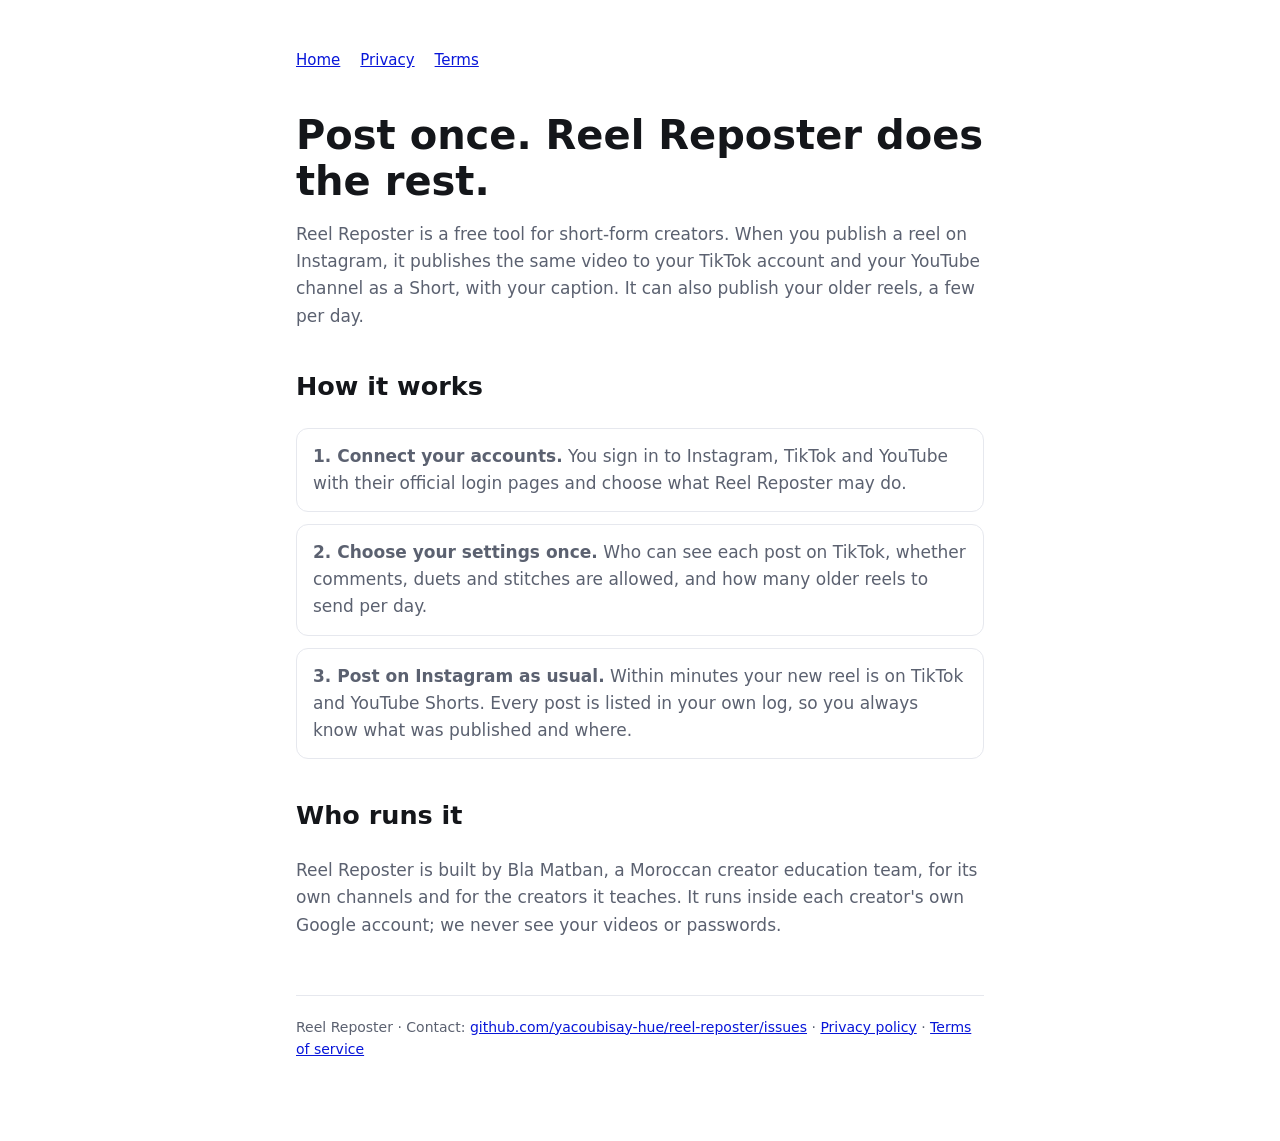
<file: index.html>
<!doctype html><html lang="en"><head><meta charset="utf-8"><meta name="viewport" content="width=device-width,initial-scale=1">
<title>Reel Reposter</title><meta name="description" content="Post a reel on Instagram once. Reel Reposter publishes it to TikTok and YouTube Shorts for you.">
<link rel="stylesheet" href="style.css"></head><body><main>
<nav><a href="./">Home</a><a href="privacy.html">Privacy</a><a href="terms.html">Terms</a></nav>
<h1>Post once. Reel Reposter does the rest.</h1>
<p>Reel Reposter is a free tool for short-form creators. When you publish a reel on Instagram, it publishes the same video to your TikTok account and your YouTube channel as a Short, with your caption. It can also publish your older reels, a few per day.</p>
<h2>How it works</h2>
<ol class="steps">
<li><strong>1. Connect your accounts.</strong> You sign in to Instagram, TikTok and YouTube with their official login pages and choose what Reel Reposter may do.</li>
<li><strong>2. Choose your settings once.</strong> Who can see each post on TikTok, whether comments, duets and stitches are allowed, and how many older reels to send per day.</li>
<li><strong>3. Post on Instagram as usual.</strong> Within minutes your new reel is on TikTok and YouTube Shorts. Every post is listed in your own log, so you always know what was published and where.</li>
</ol>
<h2>Who runs it</h2>
<p>Reel Reposter is built by Bla Matban, a Moroccan creator education team, for its own channels and for the creators it teaches. It runs inside each creator's own Google account; we never see your videos or passwords.</p>
<footer>Reel Reposter &middot; Contact: <a href="https://github.com/yacoubisay-hue/reel-reposter/issues">github.com/yacoubisay-hue/reel-reposter/issues</a> &middot; <a href="privacy.html">Privacy policy</a> &middot; <a href="terms.html">Terms of service</a></footer>
</main></body></html>
</file>
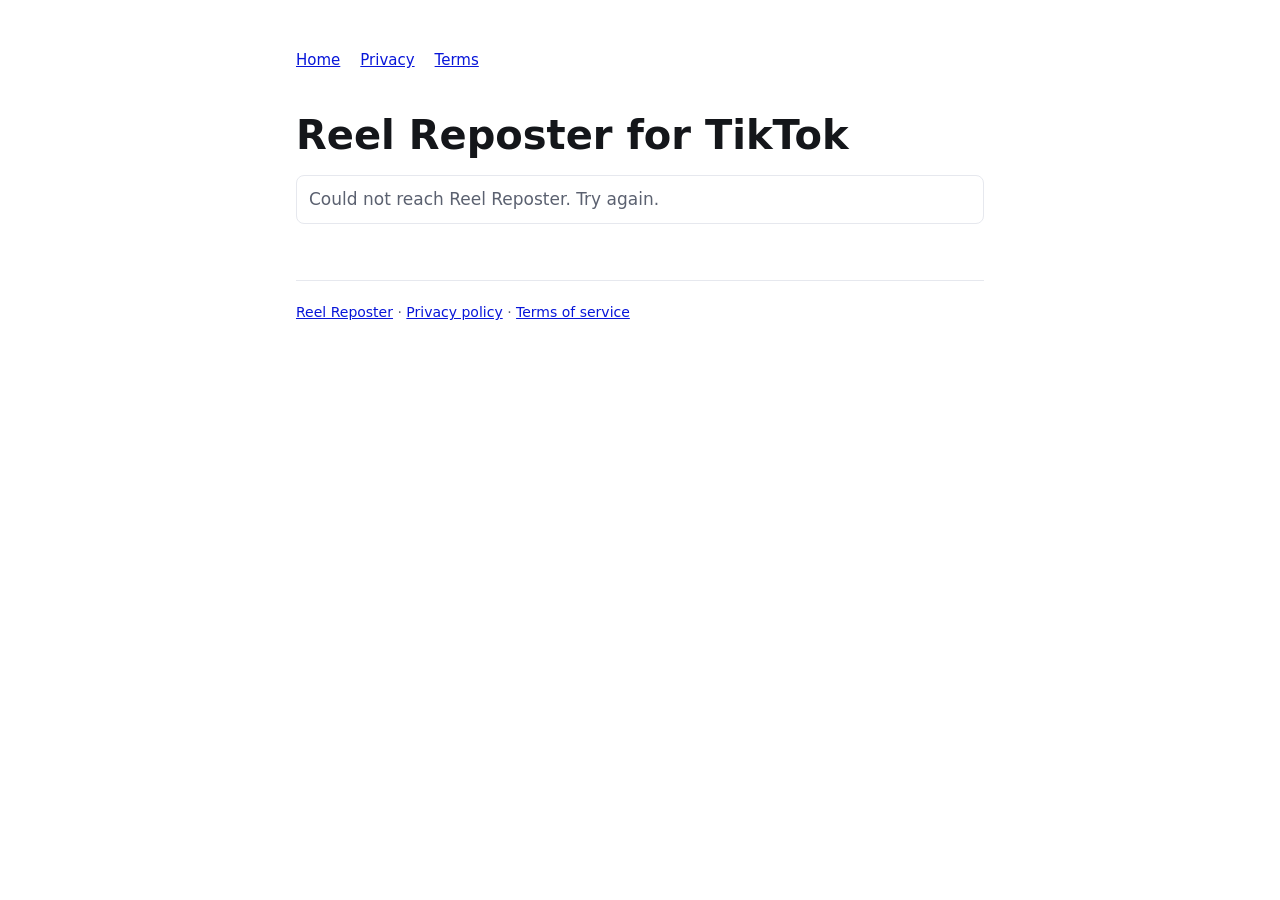
<file: callback.html>
<!doctype html><html lang="en"><head><meta charset="utf-8"><meta name="viewport" content="width=device-width,initial-scale=1">
<title>Reel Reposter TikTok</title><link rel="stylesheet" href="style.css"></head><body><main>
<h1>Connecting your TikTok account...</h1>
<script>
// TikTok sends the user back here after "Authorize"; the settings page finishes the connection.
location.replace('tiktok.html' + location.search);
</script>
</main></body></html>
</file>
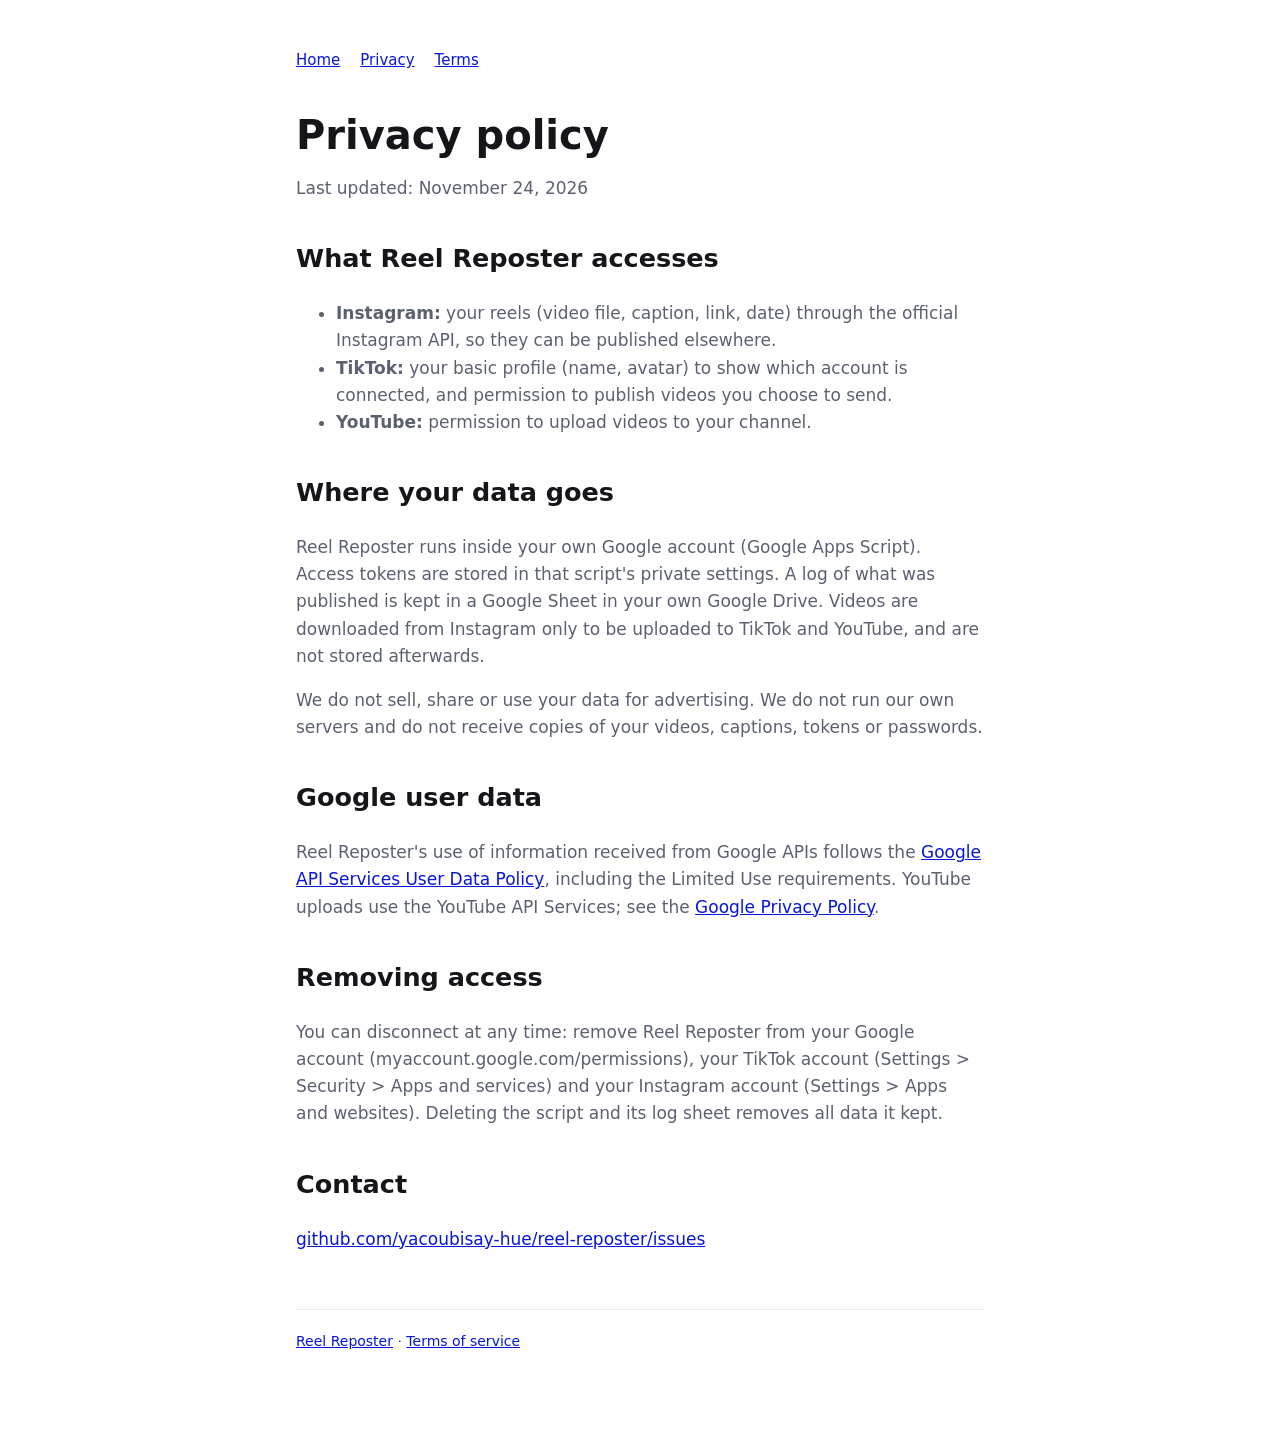
<file: privacy.html>
<!doctype html><html lang="en"><head><meta charset="utf-8"><meta name="viewport" content="width=device-width,initial-scale=1">
<title>Reel Reposter Privacy</title><link rel="stylesheet" href="style.css"></head><body><main>
<nav><a href="./">Home</a><a href="privacy.html">Privacy</a><a href="terms.html">Terms</a></nav>
<h1>Privacy policy</h1><p>Last updated: November 24, 2026</p>
<h2>What Reel Reposter accesses</h2>
<ul>
<li><strong>Instagram:</strong> your reels (video file, caption, link, date) through the official Instagram API, so they can be published elsewhere.</li>
<li><strong>TikTok:</strong> your basic profile (name, avatar) to show which account is connected, and permission to publish videos you choose to send.</li>
<li><strong>YouTube:</strong> permission to upload videos to your channel.</li>
</ul>
<h2>Where your data goes</h2>
<p>Reel Reposter runs inside your own Google account (Google Apps Script). Access tokens are stored in that script's private settings. A log of what was published is kept in a Google Sheet in your own Google Drive. Videos are downloaded from Instagram only to be uploaded to TikTok and YouTube, and are not stored afterwards.</p>
<p>We do not sell, share or use your data for advertising. We do not run our own servers and do not receive copies of your videos, captions, tokens or passwords.</p>
<h2>Google user data</h2>
<p>Reel Reposter's use of information received from Google APIs follows the <a href="https://developers.google.com/terms/api-services-user-data-policy">Google API Services User Data Policy</a>, including the Limited Use requirements. YouTube uploads use the YouTube API Services; see the <a href="https://policies.google.com/privacy">Google Privacy Policy</a>.</p>
<h2>Removing access</h2>
<p>You can disconnect at any time: remove Reel Reposter from your Google account (myaccount.google.com/permissions), your TikTok account (Settings &gt; Security &gt; Apps and services) and your Instagram account (Settings &gt; Apps and websites). Deleting the script and its log sheet removes all data it kept.</p>
<h2>Contact</h2><p><a href="https://github.com/yacoubisay-hue/reel-reposter/issues">github.com/yacoubisay-hue/reel-reposter/issues</a></p>
<footer><a href="./">Reel Reposter</a> &middot; <a href="terms.html">Terms of service</a></footer>
</main></body></html>
</file>
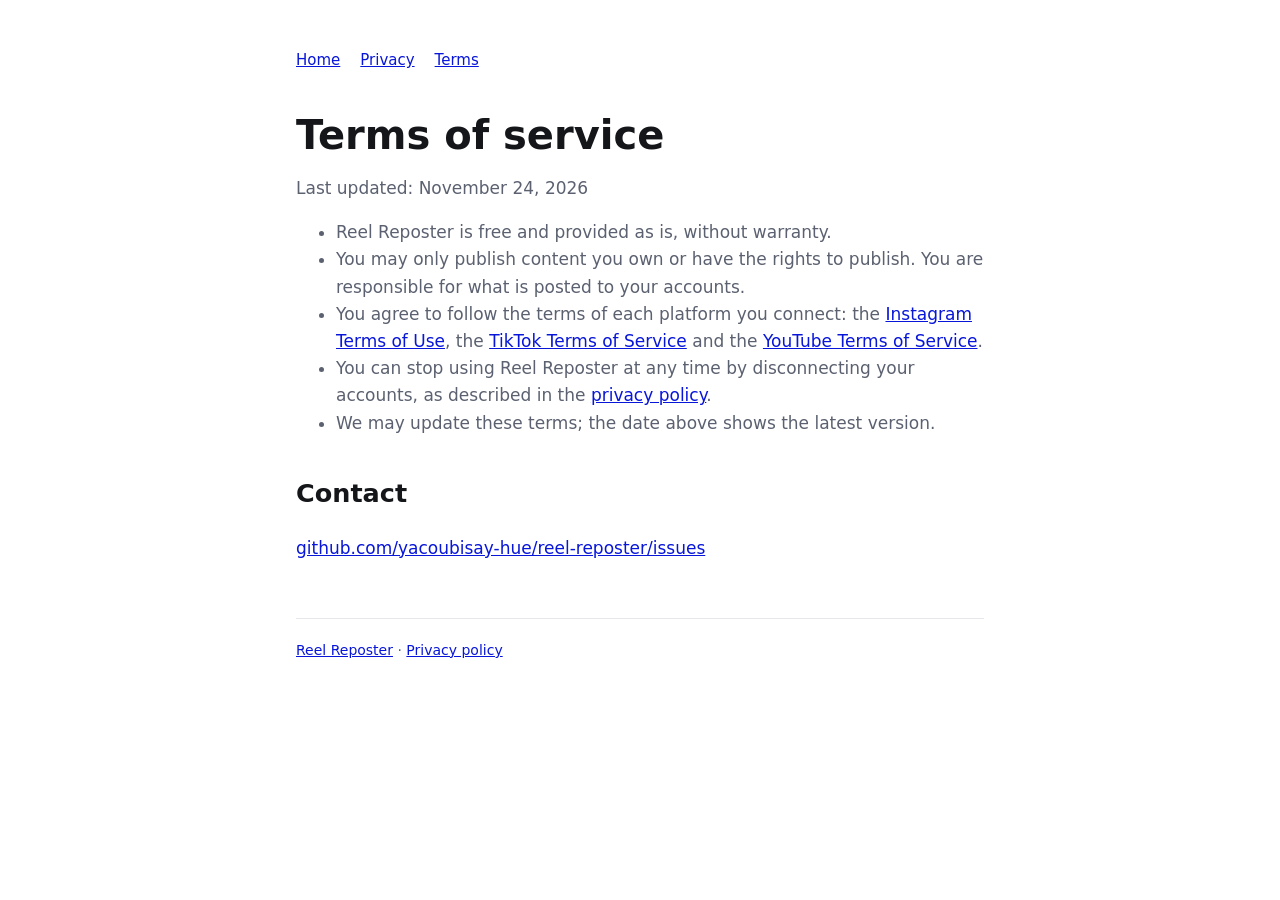
<file: terms.html>
<!doctype html><html lang="en"><head><meta charset="utf-8"><meta name="viewport" content="width=device-width,initial-scale=1">
<title>Reel Reposter Terms</title><link rel="stylesheet" href="style.css"></head><body><main>
<nav><a href="./">Home</a><a href="privacy.html">Privacy</a><a href="terms.html">Terms</a></nav>
<h1>Terms of service</h1><p>Last updated: November 24, 2026</p>
<ul>
<li>Reel Reposter is free and provided as is, without warranty.</li>
<li>You may only publish content you own or have the rights to publish. You are responsible for what is posted to your accounts.</li>
<li>You agree to follow the terms of each platform you connect: the <a href="https://help.instagram.com/581066165581870">Instagram Terms of Use</a>, the <a href="https://www.tiktok.com/legal/terms-of-service">TikTok Terms of Service</a> and the <a href="https://www.youtube.com/t/terms">YouTube Terms of Service</a>.</li>
<li>You can stop using Reel Reposter at any time by disconnecting your accounts, as described in the <a href="privacy.html">privacy policy</a>.</li>
<li>We may update these terms; the date above shows the latest version.</li>
</ul>
<h2>Contact</h2><p><a href="https://github.com/yacoubisay-hue/reel-reposter/issues">github.com/yacoubisay-hue/reel-reposter/issues</a></p>
<footer><a href="./">Reel Reposter</a> &middot; <a href="privacy.html">Privacy policy</a></footer>
</main></body></html>
</file>
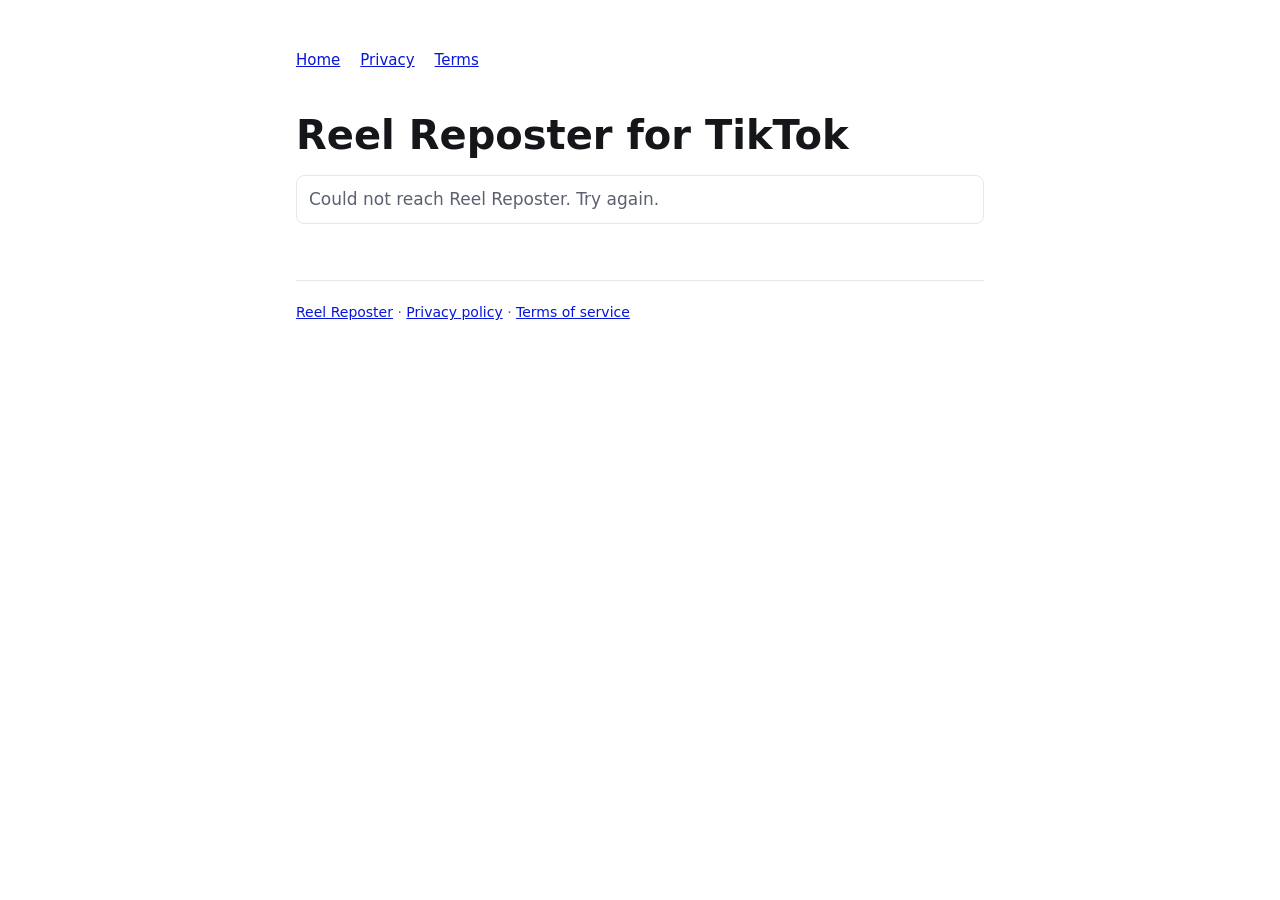
<file: tiktok.html>
<!doctype html><html lang="en"><head><meta charset="utf-8"><meta name="viewport" content="width=device-width,initial-scale=1">
<title>Reel Reposter TikTok</title><link rel="stylesheet" href="style.css">
<style>
.btn{display:inline-block;background:#fe2c55;color:#fff;border:0;border-radius:8px;padding:12px 18px;font-size:16px;text-decoration:none;cursor:pointer}
label{display:block;margin:12px 0}select{display:block;margin-top:6px;padding:8px;font-size:16px;width:100%}
.row{display:flex;gap:8px;align-items:flex-start}.small{font-size:14px}
.msg{border:1px solid var(--line);padding:10px 12px;border-radius:8px}.acct{display:flex;gap:12px;align-items:center;margin:16px 0}
.acct img{width:56px;height:56px;border-radius:50%}
</style></head><body><main>
<nav><a href="./">Home</a><a href="privacy.html">Privacy</a><a href="terms.html">Terms</a></nav>
<h1>Reel Reposter for TikTok</h1>
<p id="msg" class="msg" hidden></p>
<p id="loading">Loading...</p>

<section id="connect" hidden>
  <p>Connect your TikTok account. Each new reel you post on Instagram will then be posted to it, with your caption.</p>
  <a id="connectBtn" class="btn" href="#" hidden>Continue with TikTok</a>
  <p id="connectLocked" class="small" hidden>Open this page from Reel Reposter to connect an account.</p>
</section>

<form id="settings" hidden>
  <div class="acct"><img id="avatar" alt=""><div><b id="nick"></b><br><span id="user" class="small"></span></div></div>
  <label>Who can see your reposts
    <select id="privacy" required><option value="">Choose...</option></select></label>
  <p class="small">Allow viewers to:</p>
  <label class="row"><input type="checkbox" id="comment"> Comment <span id="comment_off" class="small" hidden>(turned off in your TikTok settings)</span></label>
  <label class="row"><input type="checkbox" id="duet"> Duet <span id="duet_off" class="small" hidden>(turned off in your TikTok settings)</span></label>
  <label class="row"><input type="checkbox" id="stitch"> Stitch <span id="stitch_off" class="small" hidden>(turned off in your TikTok settings)</span></label>
  <p class="small">Content disclosure:</p>
  <label class="row"><input type="checkbox" id="yourBrand"> Promotes my own brand, product or service. TikTok labels it "Promotional content".</label>
  <label class="row"><input type="checkbox" id="branded"> Promotes a third party. TikTok labels it "Paid partnership".</label>
  <label class="row"><input type="checkbox" id="consent"> Post each new reel from my Instagram to this TikTok account automatically, with these settings.</label>
  <p class="small">By saving, you agree to TikTok's <a target="_blank" href="https://www.tiktok.com/legal/page/global/music-usage-confirmation/en">Music Usage Confirmation</a>
    and, for branded content, the <a target="_blank" href="https://www.tiktok.com/legal/page/global/bc-policy/en">Branded Content Policy</a>.
    After posting, it can take a few minutes for the video to appear on your profile.</p>
  <button id="save" class="btn" type="submit">Save settings</button>
  <p id="locked" class="small" hidden>Settings are locked. Open this page from Reel Reposter to change them.</p>
</form>

<footer><a href="./">Reel Reposter</a> &middot; <a href="privacy.html">Privacy policy</a> &middot; <a href="terms.html">Terms of service</a></footer>
</main>
<script>
// Talks to the Reel Reposter app (Google Apps Script). Only text is inserted into the page, never HTML.
var API = 'https://script.google.com/macros/s/AKfycby2L1-VrPRSZCeUgDJ4Hz9Yb_ojQyIGUlmCUTvjQC8R_VDCqqHBxE96YmRL9SRnQDWS/exec';
var LABEL = { PUBLIC_TO_EVERYONE: 'Everyone', MUTUAL_FOLLOW_FRIENDS: 'Friends', FOLLOWER_OF_CREATOR: 'Followers', SELF_ONLY: 'Only me' };
var BOXES = ['comment', 'duet', 'stitch', 'yourBrand', 'branded', 'consent'];
function $(id) { return document.getElementById(id); }
function say(m) { $('msg').hidden = !m; $('msg').textContent = m || ''; }
function get(params) {
  return fetch(API + '?' + new URLSearchParams(params), { credentials: 'omit' }).then(function (r) { return r.json(); });
}
function post(body) {
  return fetch(API, { method: 'POST', credentials: 'omit', headers: { 'Content-Type': 'text/plain;charset=utf-8' },
    body: JSON.stringify(body) }).then(function (r) { return r.json(); });
}
function render(d) {
  $('loading').hidden = true;
  if (!d.connected) {
    $('connect').hidden = false;
    if (d.authUrl) { $('connectBtn').href = d.authUrl; $('connectBtn').hidden = false; } else { $('connectLocked').hidden = false; }
    return;
  }
  var i = d.info, s = d.settings || {}, f = $('settings');
  f.hidden = false;
  $('avatar').src = i.creator_avatar_url; $('nick').textContent = i.creator_nickname; $('user').textContent = '@' + i.creator_username;
  i.privacy_level_options.forEach(function (o) {
    var op = document.createElement('option'); op.value = o; op.textContent = LABEL[o] || o; op.selected = s.privacy === o; $('privacy').appendChild(op);
  });
  BOXES.forEach(function (k) { $(k).checked = !!s[k]; });
  ['comment', 'duet', 'stitch'].forEach(function (k) {
    if (i[k + '_disabled']) { $(k).checked = false; $(k).disabled = true; $(k + '_off').hidden = false; }
  });
  if (!d.editable) {
    Array.prototype.forEach.call(f.querySelectorAll('input,select'), function (el) { el.disabled = true; });
    $('save').hidden = true; $('locked').hidden = false;
  }
}
$('settings').onsubmit = function (ev) {
  ev.preventDefault();
  var st = { privacy: $('privacy').value };
  BOXES.forEach(function (k) { st[k] = $(k).checked; });
  if (!st.privacy) return say('Choose who can see your reposts.');
  if (!st.consent) return say('Tick the last box to turn on automatic posting.');
  if (st.branded && st.privacy === 'SELF_ONLY') return say('Branded content can not be private. Choose another audience.');
  say('Saving...');
  post({ api: 'save', settings: st }).then(function (r) { say(r.msg); }, function () { say('Could not reach Reel Reposter. Try again.'); });
};
(function () {
  var q = new URLSearchParams(location.search);
  var first = q.get('state') || q.get('code') || q.get('error')
    ? get({ api: 'callback', code: q.get('code') || '', state: q.get('state') || '', error: q.get('error') || '',
        error_description: q.get('error_description') || '' }).then(function (r) { say(r.msg); history.replaceState(null, '', location.pathname); })
    : Promise.resolve();
  first.then(function () { return get({ api: 'info' }); }).then(function (d) {
    if (!d.ok) { $('loading').hidden = true; return say(d.msg); }
    render(d);
  }, function () { $('loading').hidden = true; say('Could not reach Reel Reposter. Try again.'); });
})();
</script>
</body></html>
</file>
<file: style.css>
:root{--bg:#fff;--fg:#14161a;--muted:#5b6170;--accent:#0816D9;--line:#e6e8ee}
@media (prefers-color-scheme:dark){:root{--bg:#0d0f14;--fg:#eef0f5;--muted:#a0a6b4;--accent:#6f7bff;--line:#23262f}}
*{box-sizing:border-box}body{margin:0;background:var(--bg);color:var(--fg);font:17px/1.6 system-ui,-apple-system,Segoe UI,Roboto,sans-serif}
main{max-width:720px;margin:0 auto;padding:48px 16px 80px}nav{display:flex;gap:20px;margin-bottom:40px;font-size:15px}
a{color:var(--accent)}h1{font-size:40px;line-height:1.15;margin:0 0 16px}h2{margin-top:36px}p,li{color:var(--muted)}
.steps{list-style:none;padding:0;display:grid;gap:12px}.steps li{border:1px solid var(--line);border-radius:12px;padding:14px 16px}
footer{margin-top:56px;padding-top:20px;border-top:1px solid var(--line);font-size:14px;color:var(--muted)}
</file>
